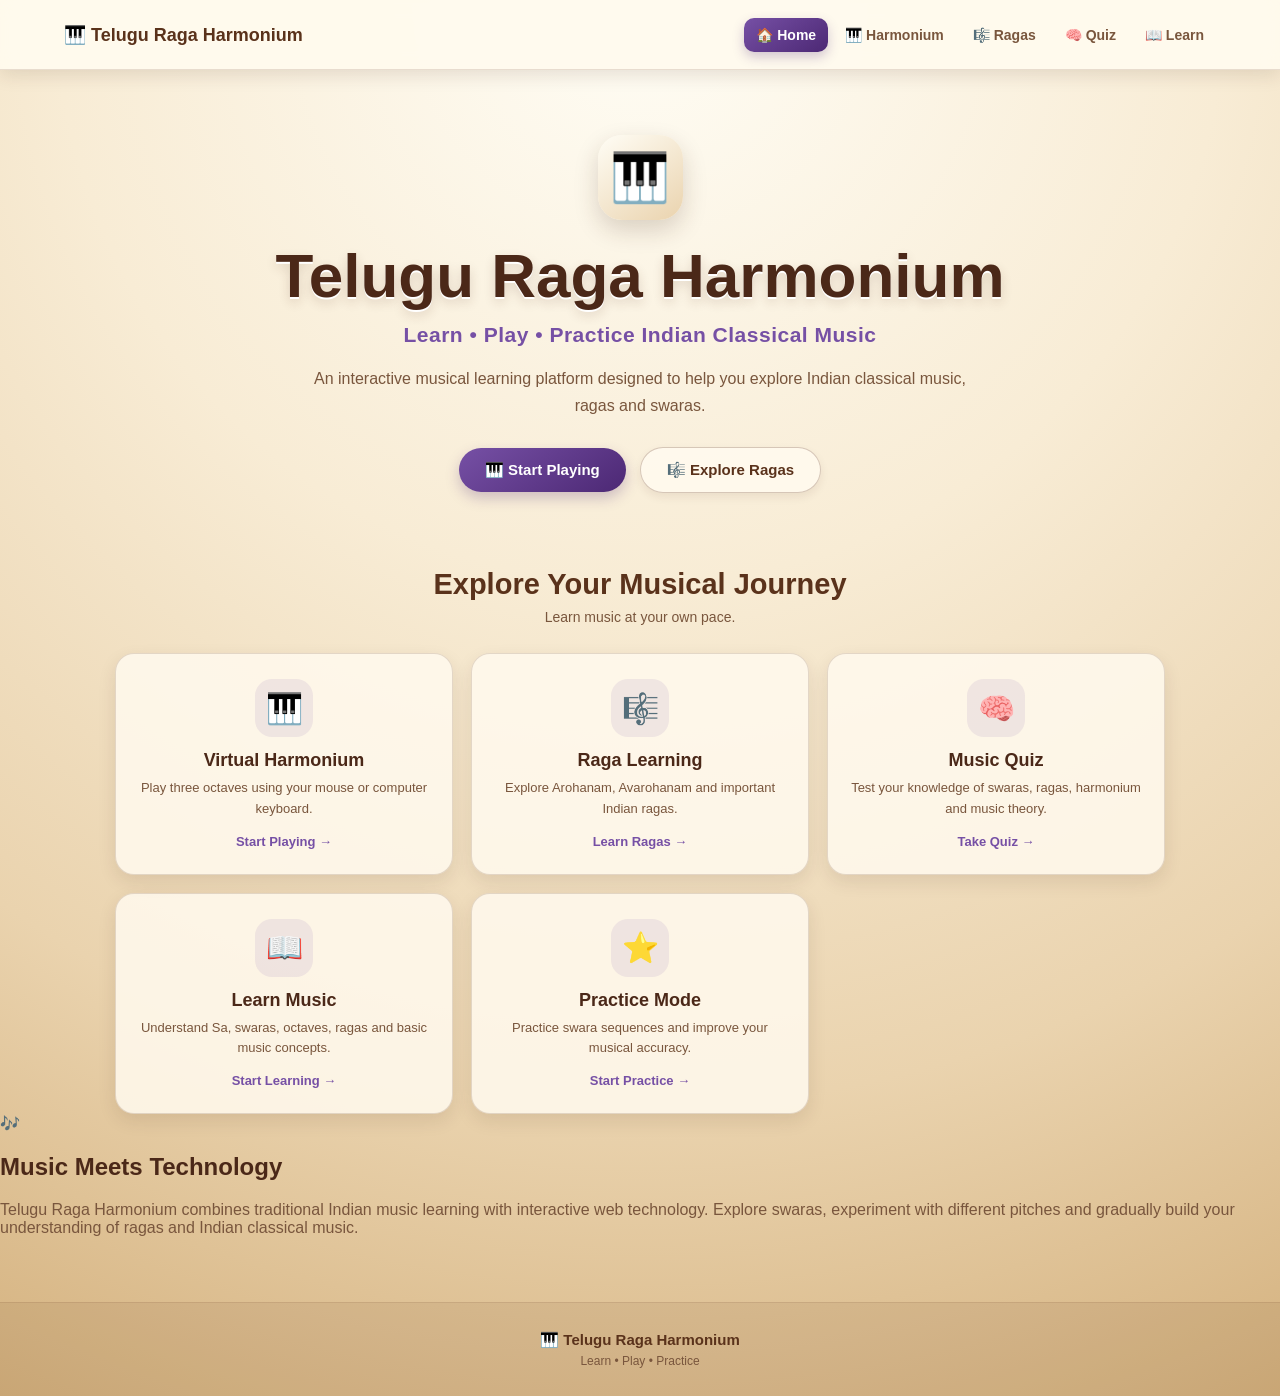
<file: index.html>
<!DOCTYPE html>
<html lang="en">

<head>

    <meta charset="UTF-8">

    <meta
        name="viewport"
        content="width=device-width, initial-scale=1.0"
    >

    <title>Telugu Raga Harmonium</title>

    <link
        rel="stylesheet"
        href="style.css"
    >

</head>


<body class="home-page">


    <!-- =========================================
         NAVIGATION
    ========================================== -->

    <nav class="navbar">

        <div class="nav-logo">
            🎹 Telugu Raga Harmonium
        </div>


        <div class="nav-links">

            <a href="index.html" class="active">
                🏠 Home
            </a>

            <a href="harmonium.html">
                🎹 Harmonium
            </a>

            <a href="raga.html">
                🎼 Ragas
            </a>

            <a href="quiz.html">
                🧠 Quiz
            </a>

            <a href="learn.html">
                📖 Learn
            </a>

        </div>

    </nav>



    <!-- =========================================
         HERO SECTION
    ========================================== -->

    <main class="hero">


        <div class="hero-icon">
            🎹
        </div>


        <h1>
            Telugu Raga Harmonium
        </h1>


        <p class="hero-subtitle">
            Learn • Play • Practice Indian Classical Music
        </p>


        <p class="hero-description">

            An interactive musical learning platform
            designed to help you explore Indian classical
            music, ragas and swaras.

        </p>


        <div class="hero-buttons">

            <a
                href="harmonium.html"
                class="primary-button"
            >
                🎹 Start Playing
            </a>


            <a
                href="raga.html"
                class="secondary-button"
            >
                🎼 Explore Ragas
            </a>

        </div>

    </main>



    <!-- =========================================
         FEATURE CARDS
    ========================================== -->

    <section class="features">


        <div class="section-heading">

            <h2>
                Explore Your Musical Journey
            </h2>

            <p>
                Learn music at your own pace.
            </p>

        </div>



        <div class="feature-grid">


            <!-- HARMONIUM -->

            <a
                href="harmonium.html"
                class="feature-card"
            >

                <div class="feature-icon">
                    🎹
                </div>

                <h3>
                    Virtual Harmonium
                </h3>

                <p>
                    Play three octaves using your mouse
                    or computer keyboard.
                </p>

                <span class="card-link">
                    Start Playing →
                </span>

            </a>



            <!-- RAGA -->

            <a
                href="raga.html"
                class="feature-card"
            >

                <div class="feature-icon">
                    🎼
                </div>

                <h3>
                    Raga Learning
                </h3>

                <p>
                    Explore Arohanam, Avarohanam
                    and important Indian ragas.
                </p>

                <span class="card-link">
                    Learn Ragas →
                </span>

            </a>



            <!-- MUSIC QUIZ -->

            <a
                href="quiz.html"
                class="feature-card"
            >

                <div class="feature-icon">
                    🧠
                </div>

                <h3>
                    Music Quiz
                </h3>

                <p>
                    Test your knowledge of swaras,
                    ragas, harmonium and music theory.
                </p>

                <span class="card-link">
                    Take Quiz →
                </span>

            </a>



            <!-- LEARN -->

            <a
                href="learn.html"
                class="feature-card"
            >

                <div class="feature-icon">
                    📖
                </div>

                <h3>
                    Learn Music
                </h3>

                <p>
                    Understand Sa, swaras, octaves,
                    ragas and basic music concepts.
                </p>

                <span class="card-link">
                    Start Learning →
                </span>

            </a>



            <!-- PRACTICE -->

            <a
                href="raga.html"
                class="feature-card"
            >

                <div class="feature-icon">
                    ⭐
                </div>

                <h3>
                    Practice Mode
                </h3>

                <p>
                    Practice swara sequences and
                    improve your musical accuracy.
                </p>

                <span class="card-link">
                    Start Practice →
                </span>

            </a>

        </div>

    </section>



    <!-- =========================================
         ABOUT SECTION
    ========================================== -->

    <section class="about-section">


        <div class="about-content">


            <div class="about-icon">
                🎶
            </div>


            <div>

                <h2>
                    Music Meets Technology
                </h2>


                <p>

                    Telugu Raga Harmonium combines
                    traditional Indian music learning
                    with interactive web technology.

                    Explore swaras, experiment with
                    different pitches and gradually
                    build your understanding of ragas
                    and Indian classical music.

                </p>

            </div>

        </div>

    </section>



    <!-- =========================================
         FOOTER
    ========================================== -->

    <footer>

        <p>
            🎹 Telugu Raga Harmonium
        </p>

        <span>
            Learn • Play • Practice
        </span>

    </footer>


</body>

</html>
</file>
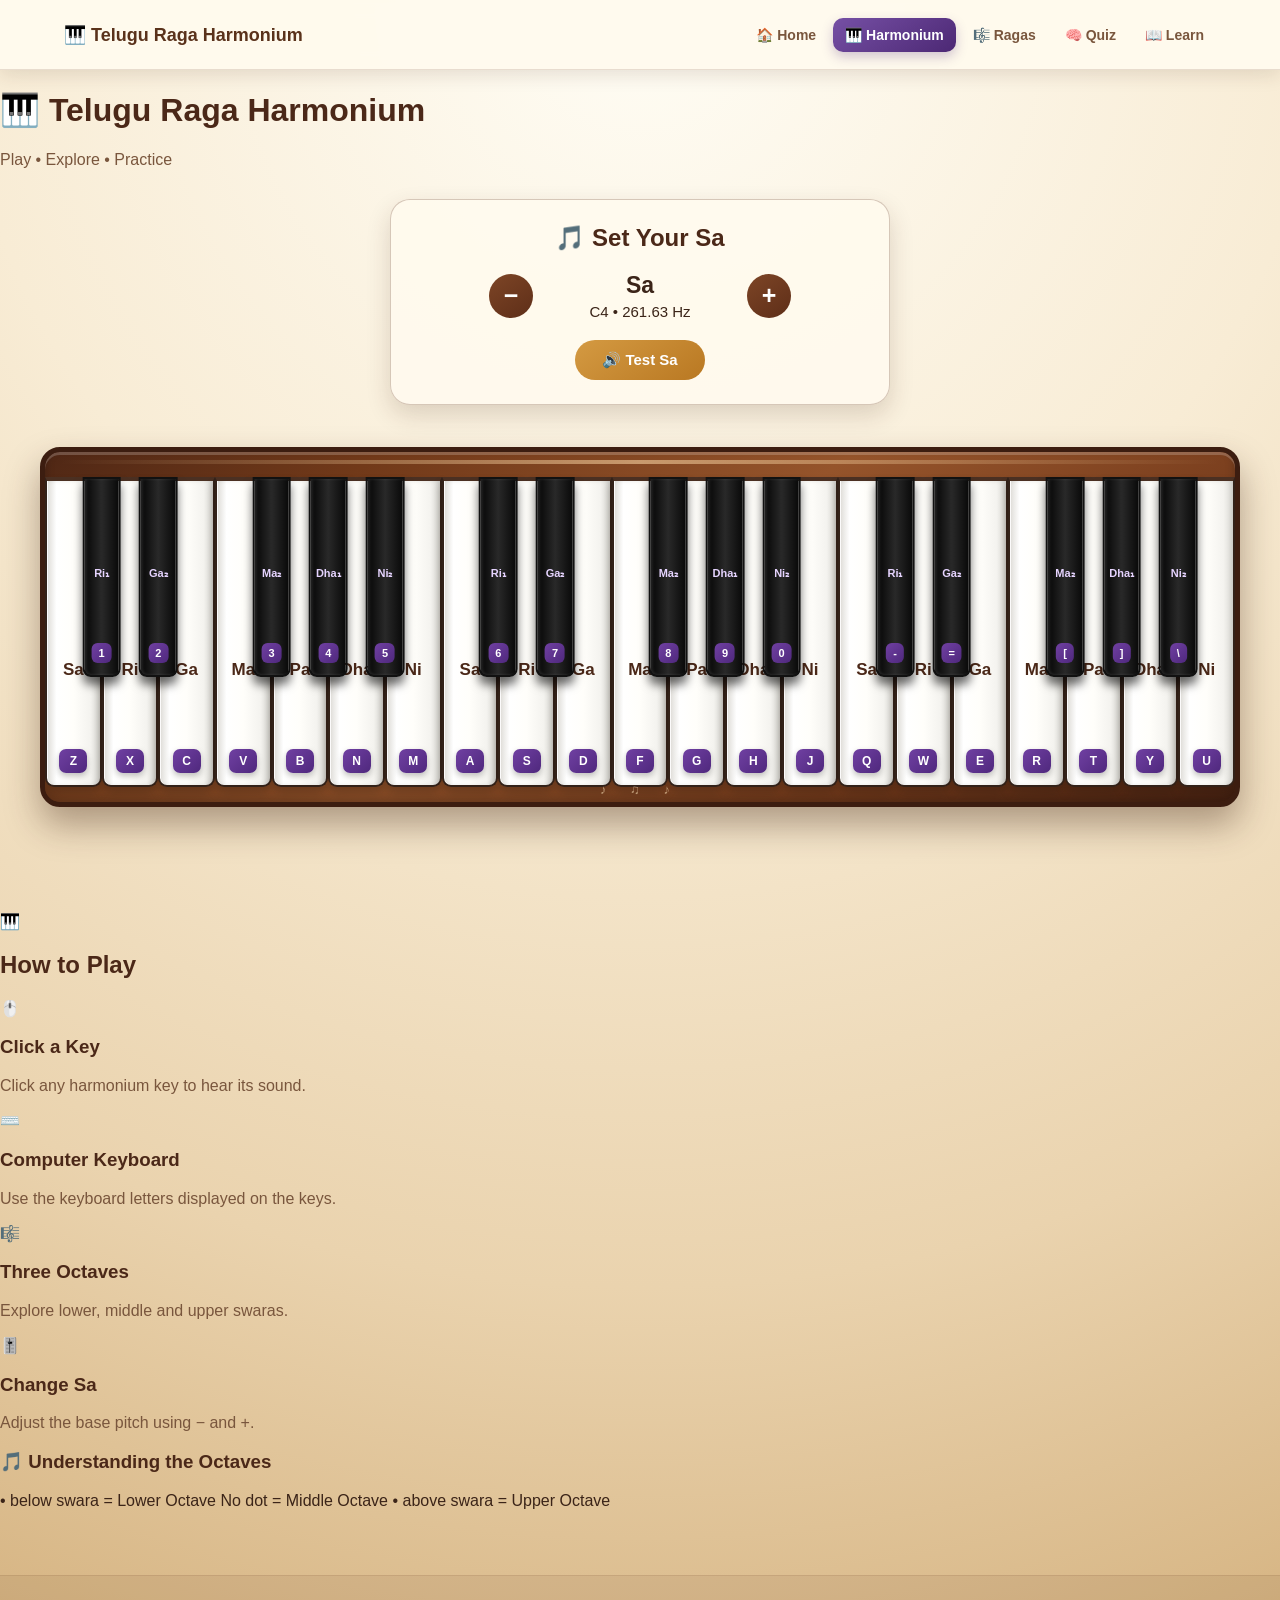
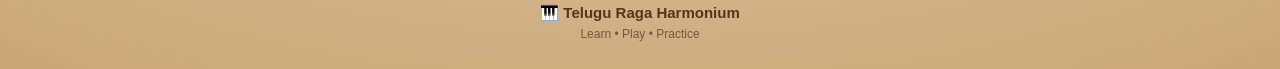
<file: harmonium.html>
<!DOCTYPE html>
<html lang="en">

<head>

    <meta charset="UTF-8">

    <meta
        name="viewport"
        content="width=device-width, initial-scale=1.0"
    >

    <title>Virtual Harmonium | Telugu Raga Harmonium</title>

    <link
        rel="stylesheet"
        href="style.css"
    >

</head>


<body>


    <!-- =========================================
         NAVIGATION
    ========================================== -->

    <nav class="navbar">

        <div class="nav-logo">
            🎹 Telugu Raga Harmonium
        </div>


        <div class="nav-links">

            <a href="index.html">
                🏠 Home
            </a>

            <a
                href="harmonium.html"
                class="active"
            >
                🎹 Harmonium
            </a>

            <a href="raga.html">
                🎼 Ragas
            </a>

            <a href="quiz.html">
                🧠 Quiz
            </a>

            <a href="learn.html">
                📖 Learn
            </a>

        </div>

    </nav>



    <!-- =========================================
         PAGE HEADER
    ========================================== -->

    <header>

        <h1>
            🎹 Telugu Raga Harmonium
        </h1>

        <p>
            Play • Explore • Practice
        </p>

    </header>



    <!-- =========================================
         SA / PITCH CONTROL
    ========================================== -->

    <section id="controls">

        <h2>
            🎵 Set Your Sa
        </h2>


        <div class="pitch-control">


            <button
                id="decreaseSa"
                title="Lower Sa"
            >
                −
            </button>


            <div id="saDisplay">

                <strong>
                    Sa
                </strong>

                <span id="saPitch">
                    C4 • 261.63 Hz
                </span>

            </div>


            <button
                id="increaseSa"
                title="Raise Sa"
            >
                +
            </button>


        </div>


        <button id="testSa">
            🔊 Test Sa
        </button>

    </section>



    <!-- =========================================
         HARMONIUM
    ========================================== -->

    <main>

        <div id="harmonium"></div>

        <div id="noteDisplay">

            <span id="playingSwara">
                Sa
            </span>

            <span id="playingFrequency">
                261.63 Hz
            </span>

        </div>

    </main>



    <!-- =========================================
         PLAYING GUIDE
    ========================================== -->

    <section id="guide">


        <div class="guide-title">

            <span>
                🎹
            </span>

            <h2>
                How to Play
            </h2>

        </div>


        <div class="guide-grid">


            <div class="guide-card">

                <div class="guide-icon">
                    🖱️
                </div>

                <h3>
                    Click a Key
                </h3>

                <p>
                    Click any harmonium key
                    to hear its sound.
                </p>

            </div>


            <div class="guide-card">

                <div class="guide-icon">
                    ⌨️
                </div>

                <h3>
                    Computer Keyboard
                </h3>

                <p>
                    Use the keyboard letters
                    displayed on the keys.
                </p>

            </div>


            <div class="guide-card">

                <div class="guide-icon">
                    🎼
                </div>

                <h3>
                    Three Octaves
                </h3>

                <p>
                    Explore lower, middle
                    and upper swaras.
                </p>

            </div>


            <div class="guide-card">

                <div class="guide-icon">
                    🎚️
                </div>

                <h3>
                    Change Sa
                </h3>

                <p>
                    Adjust the base pitch
                    using − and +.
                </p>

            </div>

        </div>



        <!-- =====================================
             OCTAVE INFORMATION
        ====================================== -->

        <div class="keyboard-guide">

            <h3>
                🎵 Understanding the Octaves
            </h3>


            <div class="notation-info">

                <span>
                    • below swara = Lower Octave
                </span>

                <span>
                    No dot = Middle Octave
                </span>

                <span>
                    • above swara = Upper Octave
                </span>

            </div>

        </div>


    </section>



    <!-- =========================================
         FOOTER
    ========================================== -->

    <footer>

        <p>
            🎹 Telugu Raga Harmonium
        </p>

        <span>
            Learn • Play • Practice
        </span>

    </footer>



    <!-- =========================================
         JAVASCRIPT
    ========================================== -->

    <script src="script.js"></script>


</body>

</html>
</file>
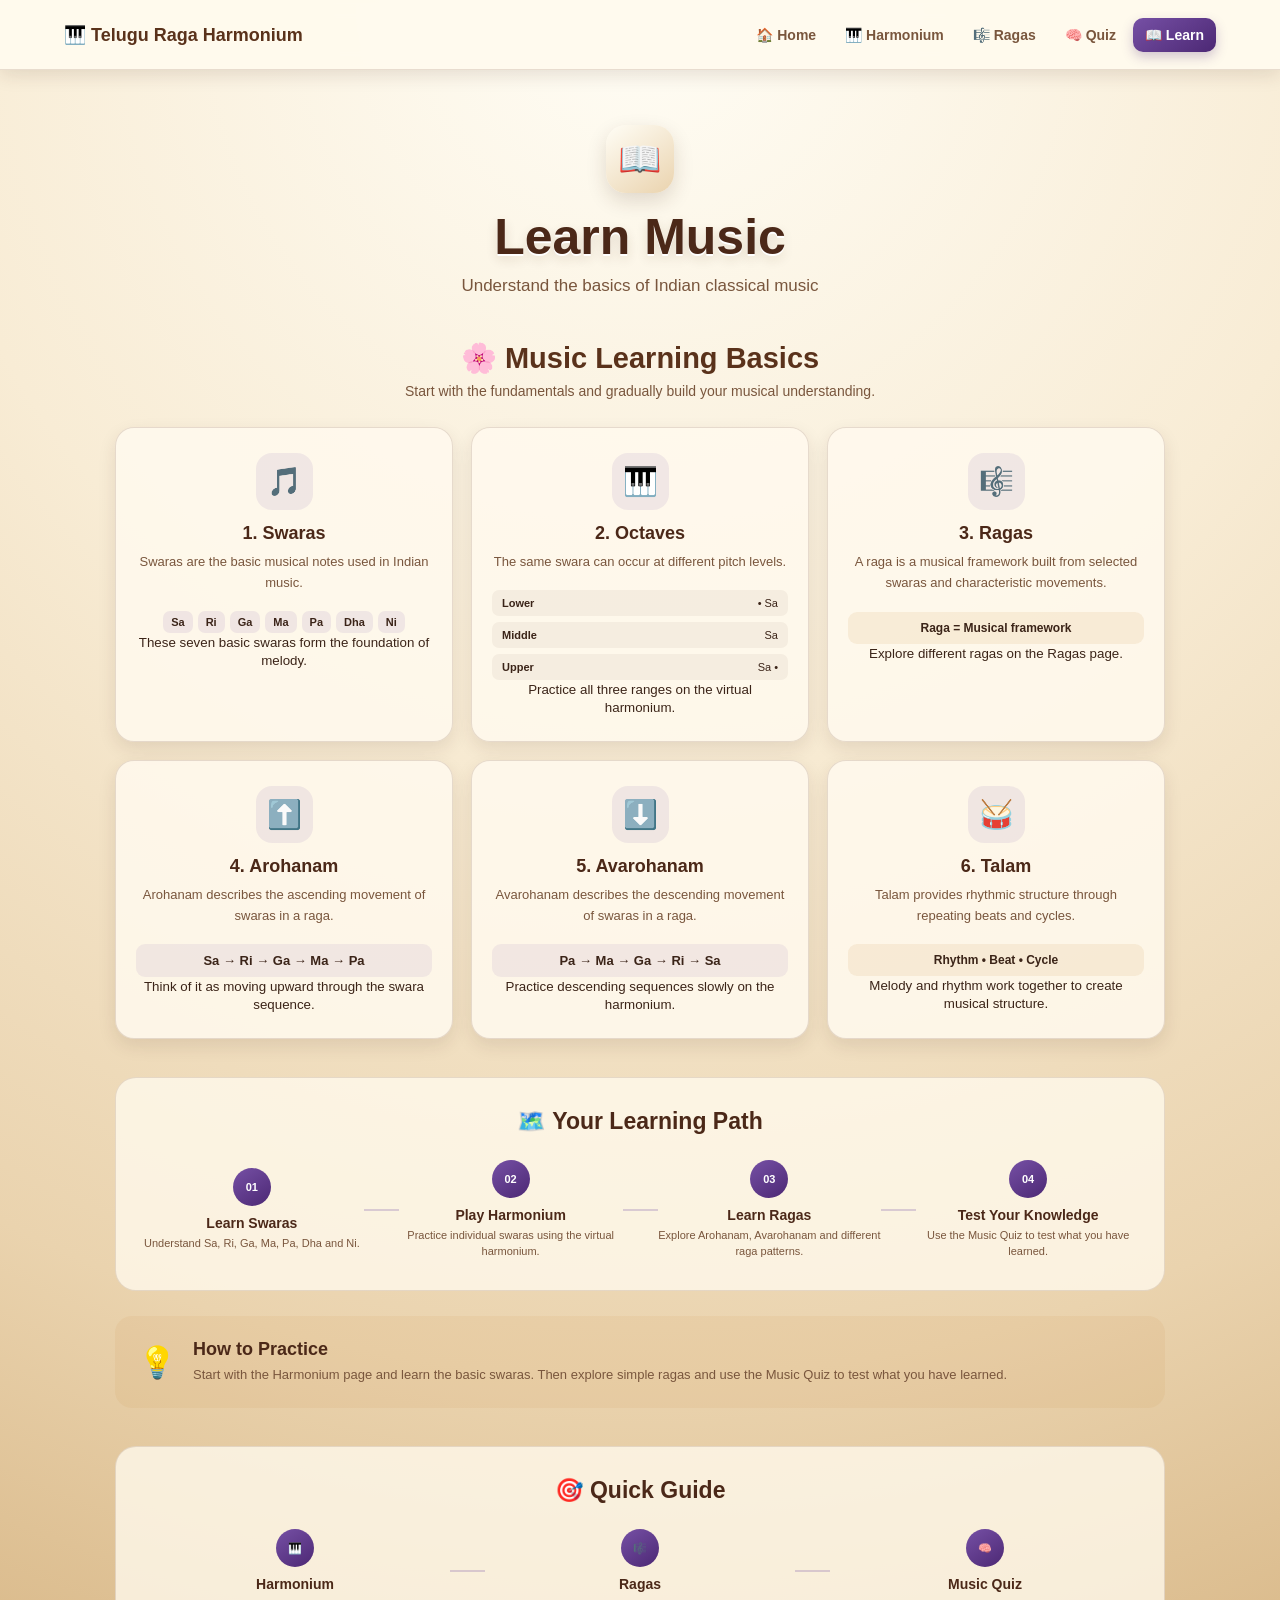
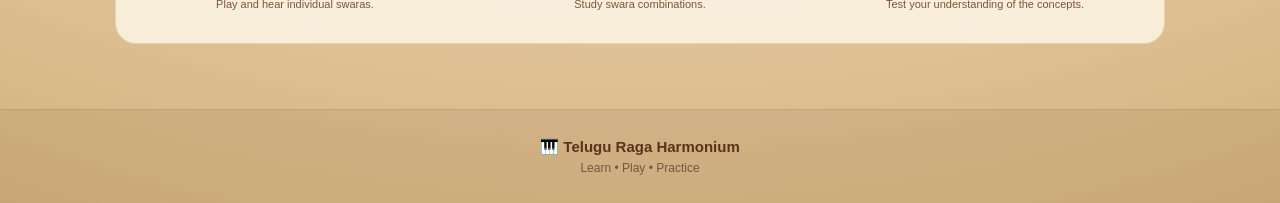
<file: learn.html>
<!DOCTYPE html>
<html lang="en">

<head>

    <meta charset="UTF-8">

    <meta
        name="viewport"
        content="width=device-width, initial-scale=1.0"
    >

    <title>Learn Music | Telugu Raga Harmonium</title>

    <link
        rel="stylesheet"
        href="style.css"
    >

</head>


<body>


    <!-- =================================================
         NAVIGATION
    ================================================== -->

    <nav class="navbar">

        <div class="nav-logo">
            🎹 Telugu Raga Harmonium
        </div>


        <div class="nav-links">

            <a href="index.html">
                🏠 Home
            </a>

            <a href="harmonium.html">
                🎹 Harmonium
            </a>

            <a href="raga.html">
                🎼 Ragas
            </a>

            <a href="quiz.html">
                🧠 Quiz
            </a>

            <a
                href="learn.html"
                class="active"
            >
                📖 Learn
            </a>

        </div>

    </nav>



    <!-- =================================================
         PAGE HEADER
    ================================================== -->

    <header class="page-header">

        <div class="page-icon">
            📖
        </div>

        <h1>
            Learn Music
        </h1>

        <p>
            Understand the basics of Indian classical music
        </p>

    </header>



    <!-- =================================================
         LEARNING CONTENT
    ================================================== -->

    <main class="learn-page">


        <div class="section-heading">

            <h2>
                🌸 Music Learning Basics
            </h2>

            <p>
                Start with the fundamentals and gradually
                build your musical understanding.
            </p>

        </div>



        <!-- =================================================
             LEARNING CARDS
        ================================================== -->

        <div class="learning-grid">


            <!-- SWARAS -->

            <article class="learning-card">

                <div class="learning-icon">
                    🎵
                </div>

                <h3>
                    1. Swaras
                </h3>

                <p>
                    Swaras are the basic musical notes
                    used in Indian music.
                </p>


                <div class="swara-list">

                    <span>Sa</span>
                    <span>Ri</span>
                    <span>Ga</span>
                    <span>Ma</span>
                    <span>Pa</span>
                    <span>Dha</span>
                    <span>Ni</span>

                </div>


                <small>
                    These seven basic swaras form the
                    foundation of melody.
                </small>

            </article>



            <!-- OCTAVES -->

            <article class="learning-card">

                <div class="learning-icon">
                    🎹
                </div>

                <h3>
                    2. Octaves
                </h3>

                <p>
                    The same swara can occur at different
                    pitch levels.
                </p>


                <div class="octave-examples">

                    <div>

                        <strong>
                            Lower
                        </strong>

                        <span>
                            • Sa
                        </span>

                    </div>


                    <div>

                        <strong>
                            Middle
                        </strong>

                        <span>
                            Sa
                        </span>

                    </div>


                    <div>

                        <strong>
                            Upper
                        </strong>

                        <span>
                            Sa •
                        </span>

                    </div>

                </div>


                <small>
                    Practice all three ranges on the
                    virtual harmonium.
                </small>

            </article>



            <!-- RAGAS -->

            <article class="learning-card">

                <div class="learning-icon">
                    🎼
                </div>

                <h3>
                    3. Ragas
                </h3>

                <p>
                    A raga is a musical framework built
                    from selected swaras and characteristic
                    movements.
                </p>


                <div class="learning-highlight">
                    Raga = Musical framework
                </div>


                <small>
                    Explore different ragas on the
                    Ragas page.
                </small>

            </article>



            <!-- AROHANAM -->

            <article class="learning-card">

                <div class="learning-icon">
                    ⬆️
                </div>

                <h3>
                    4. Arohanam
                </h3>

                <p>
                    Arohanam describes the ascending
                    movement of swaras in a raga.
                </p>


                <div class="sequence">
                    Sa → Ri → Ga → Ma → Pa
                </div>


                <small>
                    Think of it as moving upward through
                    the swara sequence.
                </small>

            </article>



            <!-- AVAROHANAM -->

            <article class="learning-card">

                <div class="learning-icon">
                    ⬇️
                </div>

                <h3>
                    5. Avarohanam
                </h3>

                <p>
                    Avarohanam describes the descending
                    movement of swaras in a raga.
                </p>


                <div class="sequence">
                    Pa → Ma → Ga → Ri → Sa
                </div>


                <small>
                    Practice descending sequences slowly
                    on the harmonium.
                </small>

            </article>



            <!-- TALAM -->

            <article class="learning-card">

                <div class="learning-icon">
                    🥁
                </div>

                <h3>
                    6. Talam
                </h3>

                <p>
                    Talam provides rhythmic structure
                    through repeating beats and cycles.
                </p>


                <div class="learning-highlight">
                    Rhythm • Beat • Cycle
                </div>


                <small>
                    Melody and rhythm work together
                    to create musical structure.
                </small>

            </article>

        </div>



        <!-- =================================================
             LEARNING PATH
        ================================================== -->

        <section class="learning-path">

            <h2>
                🗺️ Your Learning Path
            </h2>


            <div class="path-steps">


                <!-- STEP 1 -->

                <div class="path-step">

                    <span>
                        01
                    </span>

                    <h3>
                        Learn Swaras
                    </h3>

                    <p>
                        Understand Sa, Ri, Ga, Ma,
                        Pa, Dha and Ni.
                    </p>

                </div>



                <div class="path-line"></div>



                <!-- STEP 2 -->

                <div class="path-step">

                    <span>
                        02
                    </span>

                    <h3>
                        Play Harmonium
                    </h3>

                    <p>
                        Practice individual swaras
                        using the virtual harmonium.
                    </p>

                </div>



                <div class="path-line"></div>



                <!-- STEP 3 -->

                <div class="path-step">

                    <span>
                        03
                    </span>

                    <h3>
                        Learn Ragas
                    </h3>

                    <p>
                        Explore Arohanam, Avarohanam
                        and different raga patterns.
                    </p>

                </div>



                <div class="path-line"></div>



                <!-- STEP 4 -->

                <div class="path-step">

                    <span>
                        04
                    </span>

                    <h3>
                        Test Your Knowledge
                    </h3>

                    <p>
                        Use the Music Quiz to test
                        what you have learned.
                    </p>

                </div>

            </div>

        </section>



        <!-- =================================================
             PRACTICE WITH THIS WEBSITE
        ================================================== -->

        <section class="beginner-tip">

            <div class="tip-icon">
                💡
            </div>


            <div>

                <h2>
                    How to Practice
                </h2>

                <p>
                    Start with the Harmonium page and
                    learn the basic swaras. Then explore
                    simple ragas and use the Music Quiz
                    to test what you have learned.
                </p>

            </div>

        </section>



        <!-- =================================================
             QUICK GUIDE
        ================================================== -->

        <section class="learning-path">

            <h2>
                🎯 Quick Guide
            </h2>


            <div class="path-steps">


                <!-- HARMONIUM -->

                <div class="path-step">

                    <span>
                        🎹
                    </span>

                    <h3>
                        Harmonium
                    </h3>

                    <p>
                        Play and hear individual swaras.
                    </p>

                </div>



                <div class="path-line"></div>



                <!-- RAGAS -->

                <div class="path-step">

                    <span>
                        🎼
                    </span>

                    <h3>
                        Ragas
                    </h3>

                    <p>
                        Study swara combinations.
                    </p>

                </div>



                <div class="path-line"></div>



                <!-- QUIZ -->

                <div class="path-step">

                    <span>
                        🧠
                    </span>

                    <h3>
                        Music Quiz
                    </h3>

                    <p>
                        Test your understanding
                        of the concepts.
                    </p>

                </div>

            </div>

        </section>


    </main>



    <!-- =================================================
         FOOTER
    ================================================== -->

    <footer>

        <p>
            🎹 Telugu Raga Harmonium
        </p>

        <span>
            Learn • Play • Practice
        </span>

    </footer>


</body>

</html>
</file>
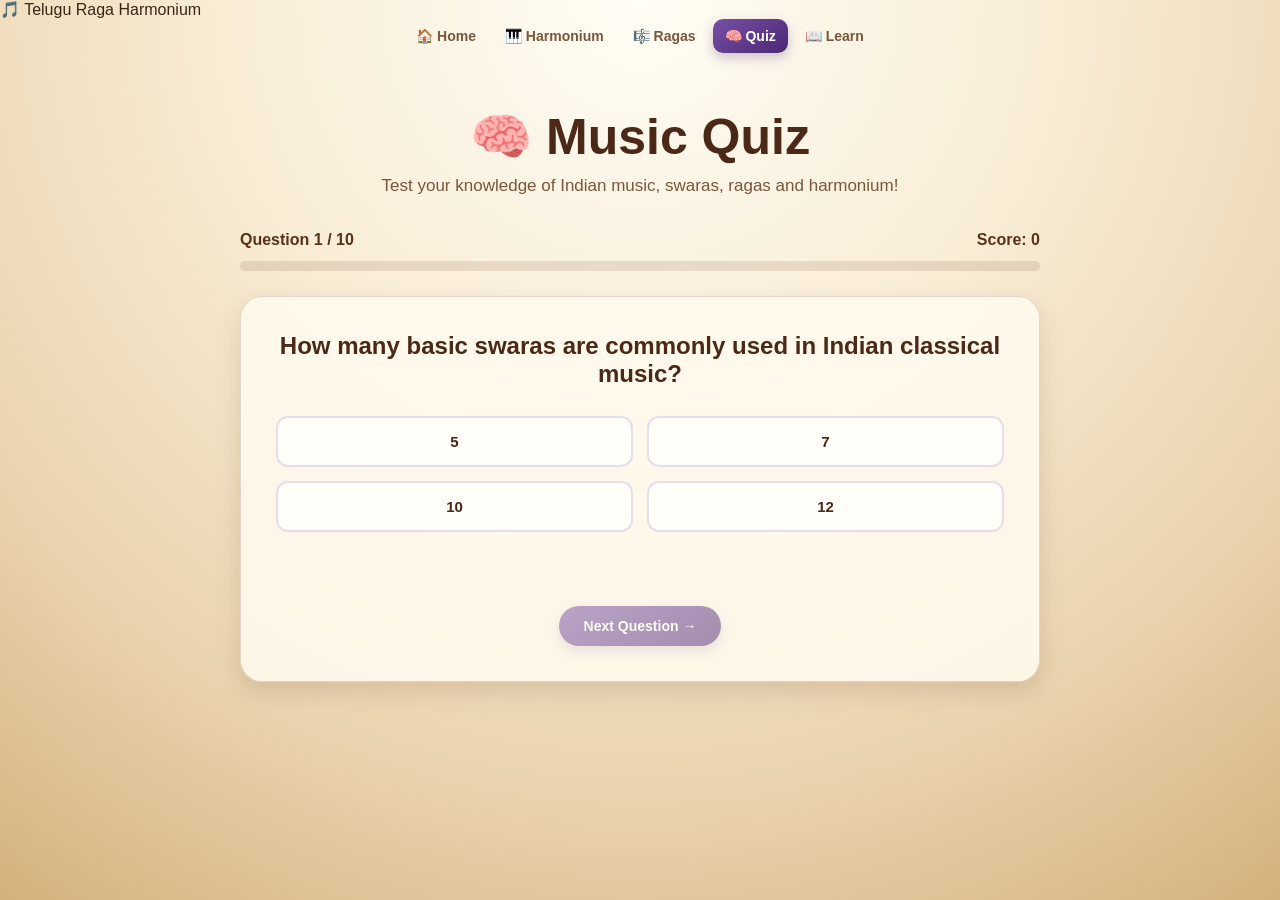
<file: quiz.html>
<!DOCTYPE html>
<html lang="en">
<head>
    <meta charset="UTF-8">
    <meta name="viewport" content="width=device-width, initial-scale=1.0">

    <title>Music Quiz | Telugu Raga Harmonium</title>

    <link rel="stylesheet" href="style.css">
</head>

<body>

    <!-- Navigation -->
    <nav>
        <div class="logo">🎵 Telugu Raga Harmonium</div>

        <div class="nav-links">
            <a href="index.html">🏠 Home</a>
            <a href="harmonium.html">🎹 Harmonium</a>
            <a href="raga.html">🎼 Ragas</a>
            <a href="quiz.html" class="active">🧠 Quiz</a>
            <a href="learn.html">📖 Learn</a>
        </div>
    </nav>


    <!-- Quiz Header -->
    <section class="quiz-header">

        <h1>🧠 Music Quiz</h1>

        <p>
            Test your knowledge of Indian music, swaras, ragas
            and harmonium!
        </p>

    </section>


    <!-- Quiz Container -->
    <main class="quiz-container">

        <!-- Progress -->
        <div class="quiz-top">

            <span id="question-number">
                Question 1 / 10
            </span>

            <span id="score">
                Score: 0
            </span>

        </div>


        <!-- Progress Bar -->
        <div class="progress-container">

            <div id="progress-bar"></div>

        </div>


        <!-- Question -->
        <div class="question-card">

            <h2 id="question">
                Question will appear here
            </h2>


            <!-- Options -->
            <div id="options">

                <button class="option" onclick="selectAnswer(0)">
                    Option A
                </button>

                <button class="option" onclick="selectAnswer(1)">
                    Option B
                </button>

                <button class="option" onclick="selectAnswer(2)">
                    Option C
                </button>

                <button class="option" onclick="selectAnswer(3)">
                    Option D
                </button>

            </div>


            <!-- Feedback -->
            <p id="feedback"></p>


            <!-- Next Button -->
            <button
                id="next-btn"
                class="quiz-button"
                onclick="nextQuestion()"
                disabled
            >
                Next Question →
            </button>

        </div>


        <!-- Result -->
        <div id="result" class="result-card">

            <h2>🎉 Quiz Completed!</h2>

            <p id="final-score"></p>

            <p id="result-message"></p>

            <button
                class="quiz-button"
                onclick="restartQuiz()"
            >
                🔄 Try Again
            </button>

        </div>

    </main>


    <script src="quiz.js"></script>

</body>
</html>
</file>
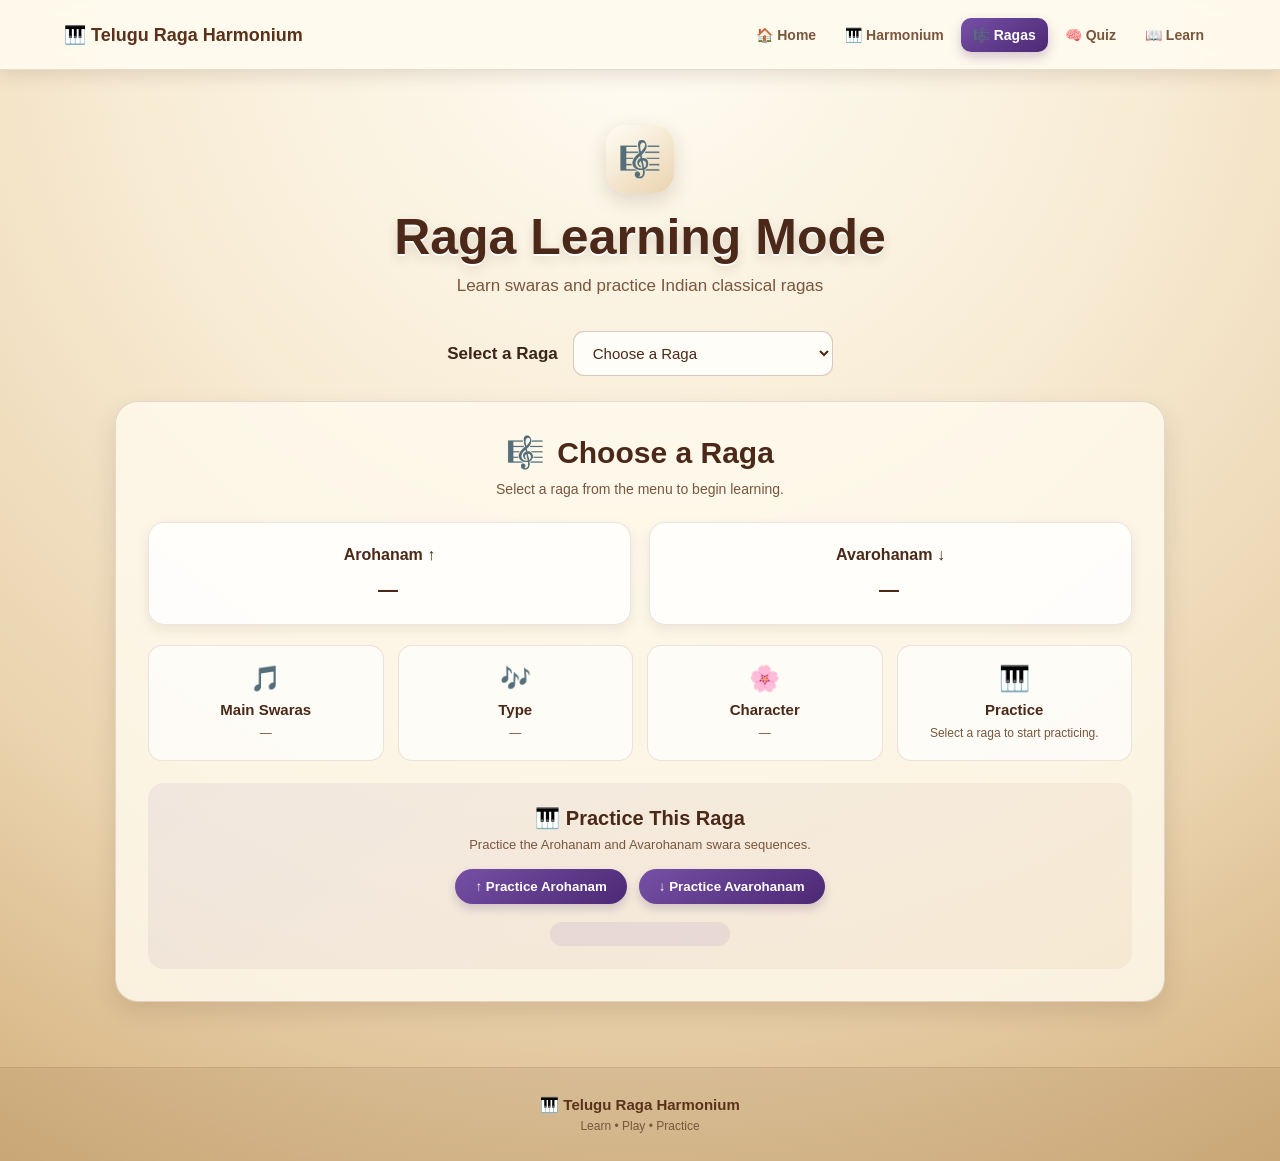
<file: raga.html>
<!DOCTYPE html>
<html lang="en">

<head>

    <meta charset="UTF-8">

    <meta
        name="viewport"
        content="width=device-width, initial-scale=1.0"
    >

    <title>Raga Learning | Telugu Raga Harmonium</title>

    <link
        rel="stylesheet"
        href="style.css"
    >

</head>


<body>


    <!-- =================================================
         NAVIGATION
    ================================================== -->

    <nav class="navbar">

        <div class="nav-logo">
            🎹 Telugu Raga Harmonium
        </div>


        <div class="nav-links">

            <a href="index.html">
                🏠 Home
            </a>

            <a href="harmonium.html">
                🎹 Harmonium
            </a>

            <a
                href="raga.html"
                class="active"
            >
                🎼 Ragas
            </a>

            <a href="quiz.html">
    🧠 Quiz
</a>

            <a href="learn.html">
                📖 Learn
            </a>

        </div>

    </nav>



    <!-- =================================================
         PAGE HEADER
    ================================================== -->

    <header class="page-header">

        <div class="page-icon">
            🎼
        </div>

        <h1>
            Raga Learning Mode
        </h1>

        <p>
            Learn swaras and practice Indian classical ragas
        </p>

    </header>



    <!-- =================================================
         RAGA LEARNING
    ================================================== -->

    <section class="raga-learning">


        <!-- =================================================
             RAGA SELECTOR
        ================================================== -->

        <div class="raga-selector">

            <label for="ragaSelect">
                Select a Raga
            </label>


            <select id="ragaSelect">

                <option value="">
                    Choose a Raga
                </option>

                <option value="mohanam">
                    Mohanam
                </option>

                <option value="shankarabharanam">
                    Shankarabharanam
                </option>

                <option value="kalyani">
                    Kalyani
                </option>

                <option value="mayamalavagowla">
                    Mayamalavagowla
                </option>

            </select>

        </div>



        <!-- =================================================
             RAGA CARD
        ================================================== -->

        <div
            class="raga-card"
            id="ragaCard"
        >


            <!-- RAGA TITLE -->

            <div class="raga-card-header">

                <span>
                    🎼
                </span>

                <h2 id="ragaName">
                    Mohanam
                </h2>

            </div>


            <!-- DESCRIPTION -->

            <p
                class="raga-description"
                id="ragaDescription"
            >
                A beautiful pentatonic raga with five main swaras.
            </p>



            <!-- =================================================
                 AROHANAM / AVAROHANAM
            ================================================== -->

            <div class="swara-sections">


                <div class="swara-box">

                    <h3>
                        Arohanam ↑
                    </h3>

                    <div
                        class="swara-sequence"
                        id="arohanam"
                    >
                        Sa Ri₂ Ga₃ Pa Dha₂ Sa
                    </div>

                </div>



                <div class="swara-box">

                    <h3>
                        Avarohanam ↓
                    </h3>

                    <div
                        class="swara-sequence"
                        id="avarohanam"
                    >
                        Sa Dha₂ Pa Ga₃ Ri₂ Sa
                    </div>

                </div>

            </div>



            <!-- =================================================
                 RAGA DETAILS
            ================================================== -->

            <div class="raga-details-grid">


                <div class="detail-card">

                    <span class="detail-icon">
                        🎵
                    </span>

                    <h3>
                        Main Swaras
                    </h3>

                    <p id="mainSwaras">
                        Sa • Ri₂ • Ga₃ • Pa • Dha₂
                    </p>

                </div>



                <div class="detail-card">

                    <span class="detail-icon">
                        🎶
                    </span>

                    <h3>
                        Type
                    </h3>

                    <p id="ragaType">
                        Pentatonic Raga
                    </p>

                </div>



                <div class="detail-card">

                    <span class="detail-icon">
                        🌸
                    </span>

                    <h3>
                        Character
                    </h3>

                    <p id="ragaCharacter">
                        Bright, pleasant and devotional
                    </p>

                </div>



                <div class="detail-card">

                    <span class="detail-icon">
                        🎹
                    </span>

                    <h3>
                        Practice
                    </h3>

                    <p id="ragaPracticeInfo">
                        Practice the swara sequence on the harmonium.
                    </p>

                </div>

            </div>



            <!-- =================================================
                 PRACTICE SECTION
            ================================================== -->

            <div class="raga-practice">

                <h2>
                    🎹 Practice This Raga
                </h2>

                <p>
                    Practice the Arohanam and Avarohanam swara sequences.
                </p>


                <div class="practice-buttons">

                    <button
                        id="practiceArohanam"
                        type="button"
                    >
                        ↑ Practice Arohanam
                    </button>


                    <button
                        id="practiceAvarohanam"
                        type="button"
                    >
                        ↓ Practice Avarohanam
                    </button>

                </div>

            </div>


        </div>

    </section>



    <!-- =================================================
         FOOTER
    ================================================== -->

    <footer>

        <p>
            🎹 Telugu Raga Harmonium
        </p>

        <span>
            Learn • Play • Practice
        </span>

    </footer>



    <!-- =================================================
         RAGA JAVASCRIPT
    ================================================== -->

    <script src="raga.js"></script>


</body>

</html>
</file>
<file: style.css>
/* =========================================================
   TELUGU RAGA HARMONIUM
   COMPLETE WEBSITE CSS
========================================================= */


/* =========================================================
   RESET
========================================================= */

* {
    box-sizing: border-box;
}

html {
    scroll-behavior: smooth;
}

body {
    margin: 0;
    min-height: 100vh;

    font-family:
        "Segoe UI",
        Arial,
        sans-serif;

    color: #3b2418;

    background:
        radial-gradient(
            circle at 50% 0%,
            #fffdf5 0%,
            #f8ecd5 38%,
            #ead3ae 72%,
            #d4b17e 100%
        );
}


/* =========================================================
   NAVIGATION
========================================================= */

.navbar {
    position: sticky;
    top: 0;
    z-index: 1000;

    min-height: 70px;

    padding: 12px 5%;

    display: flex;
    align-items: center;
    justify-content: space-between;

    gap: 20px;

    background:
        rgba(255, 250, 238, 0.96);

    border-bottom:
        1px solid rgba(91, 45, 24, 0.14);

    box-shadow:
        0 5px 18px rgba(60, 31, 15, 0.12);

    backdrop-filter: blur(10px);
}

.nav-logo {
    color: #5a321b;

    font-size: 18px;
    font-weight: 700;

    white-space: nowrap;
}

.nav-links {
    display: flex;
    align-items: center;
    justify-content: center;

    gap: 5px;

    flex-wrap: wrap;
}

.nav-links a {
    padding: 9px 12px;

    border-radius: 10px;

    color: #79563d;

    text-decoration: none;

    font-size: 14px;
    font-weight: 600;

    transition:
        background 0.2s ease,
        color 0.2s ease,
        transform 0.2s ease;
}

.nav-links a:hover {
    color: #5a321b;

    background:
        rgba(118, 80, 165, 0.10);

    transform:
        translateY(-1px);
}

.nav-links a.active {
    color: white;

    background:
        linear-gradient(
            145deg,
            #7650a5,
            #4c2874
        );

    box-shadow:
        0 5px 12px
        rgba(76, 40, 116, 0.25);
}


/* =========================================================
   GENERAL
========================================================= */

h1,
h2,
h3,
h4 {
    color: #4b2818;
}

p {
    color: #79563d;
}


/* =========================================================
   PAGE HEADER
========================================================= */

.page-header {
    width:
        min(900px, calc(100vw - 40px));

    margin:
        55px auto 0;

    text-align: center;
}

.page-icon {
    width: 68px;
    height: 68px;

    margin:
        0 auto 15px;

    display: flex;
    align-items: center;
    justify-content: center;

    border-radius: 20px;

    background:
        linear-gradient(
            145deg,
            #fffdf5,
            #ead3ae
        );

    font-size: 35px;

    box-shadow:
        0 8px 20px
        rgba(60, 31, 15, 0.15);
}

.page-header h1 {
    margin: 0;

    font-size:
        clamp(34px, 5vw, 50px);

    font-weight: 700;

    color: #4b2818;

    text-shadow:
        0 2px 0 white,
        0 5px 12px
        rgba(73, 39, 20, 0.14);
}

.page-header p {
    margin:
        10px 0 0;

    font-size: 17px;

    color: #79563d;
}


/* =========================================================
   HOME PAGE
========================================================= */

.hero {
    width:
        min(900px, calc(100vw - 40px));

    margin:
        65px auto 0;

    text-align: center;
}

.hero-icon {
    width: 85px;
    height: 85px;

    margin:
        0 auto 20px;

    display: flex;
    align-items: center;
    justify-content: center;

    border-radius: 24px;

    background:
        linear-gradient(
            145deg,
            #fffdf5,
            #ead3ae
        );

    font-size: 48px;

    box-shadow:
        0 10px 25px
        rgba(60, 31, 15, 0.18);
}

.hero h1 {
    margin: 0;

    font-size:
        clamp(38px, 6vw, 62px);

    font-weight: 700;

    color: #4b2818;

    text-shadow:
        0 2px 0 white,
        0 5px 12px
        rgba(73, 39, 20, 0.16);
}

.hero-subtitle {
    margin:
        12px 0 0;

    font-size: 21px;

    font-weight: 600;

    color: #7650a5;

    letter-spacing: 0.5px;
}

.hero-description {
    width:
        min(680px, 100%);

    margin:
        18px auto 0;

    line-height: 1.7;

    font-size: 16px;

    color: #79563d;
}

.hero-buttons {
    margin-top: 28px;

    display: flex;

    justify-content: center;
    align-items: center;

    gap: 14px;

    flex-wrap: wrap;
}

.primary-button,
.secondary-button {
    display: inline-block;

    padding:
        13px 26px;

    border-radius: 26px;

    text-decoration: none;

    font-size: 15px;
    font-weight: 700;

    transition:
        transform 0.2s ease,
        box-shadow 0.2s ease;
}

.primary-button {
    color: white;

    background:
        linear-gradient(
            145deg,
            #7650a5,
            #4c2874
        );

    box-shadow:
        0 6px 14px
        rgba(76, 40, 116, 0.25);
}

.secondary-button {
    color: #5a321b;

    background:
        rgba(255, 250, 238, 0.92);

    border:
        1px solid rgba(91, 45, 24, 0.25);

    box-shadow:
        0 4px 10px
        rgba(60, 31, 15, 0.08);
}

.primary-button:hover,
.secondary-button:hover {
    transform:
        translateY(-3px);

    box-shadow:
        0 10px 20px
        rgba(60, 31, 15, 0.18);
}


/* =========================================================
   HOME FEATURES
========================================================= */

.features {
    width:
        min(1050px, calc(100vw - 40px));

    margin:
        75px auto 0;
}

.section-heading {
    text-align: center;
}

.section-heading h2 {
    margin: 0;

    font-size: 29px;

    color: #5a321b;
}

.section-heading p {
    margin:
        8px 0 0;

    font-size: 14px;
}

.feature-grid {
    margin-top: 28px;

    display: grid;

    grid-template-columns:
        repeat(3, 1fr);

    gap: 18px;
}

.feature-card {
    min-height: 215px;

    padding:
        25px 20px;

    display: flex;
    flex-direction: column;
    align-items: center;

    text-align: center;

    text-decoration: none;

    background:
        rgba(255, 250, 238, 0.86);

    border:
        1px solid rgba(91, 45, 24, 0.16);

    border-radius: 19px;

    box-shadow:
        0 7px 18px
        rgba(60, 31, 15, 0.10);

    transition:
        transform 0.2s ease,
        box-shadow 0.2s ease;
}

.feature-card:hover {
    transform:
        translateY(-6px);

    box-shadow:
        0 14px 27px
        rgba(60, 31, 15, 0.17);
}

.feature-icon {
    width: 58px;
    height: 58px;

    display: flex;
    align-items: center;
    justify-content: center;

    border-radius: 17px;

    background:
        rgba(118, 80, 165, 0.10);

    font-size: 30px;
}

.feature-card h3 {
    margin:
        13px 0 7px;

    font-size: 18px;
}

.feature-card p {
    margin: 0;

    line-height: 1.55;

    font-size: 13px;
}

.card-link {
    margin-top: auto;

    padding-top: 15px;

    font-size: 13px;
    font-weight: 700;

    color: #7650a5;
}


/* =========================================================
   RAGA PAGE
========================================================= */

.raga-learning {
    width:
        min(1050px, calc(100vw - 40px));

    margin:
        35px auto 0;
}

.raga-selector {
    display: flex;

    justify-content: center;
    align-items: center;

    gap: 15px;

    flex-wrap: wrap;

    margin-bottom: 25px;
}

.raga-selector label {
    font-size: 17px;
    font-weight: 700;
}

#ragaSelect {
    min-width: 260px;

    padding:
        12px 15px;

    border:
        1px solid rgba(91, 45, 24, 0.25);

    border-radius: 11px;

    background: #fffdf7;

    color: #4b2818;

    font-size: 15px;

    cursor: pointer;

    outline: none;
}

.raga-card {
    padding: 32px;

    background:
        rgba(255, 250, 238, 0.82);

    border:
        1px solid rgba(91, 45, 24, 0.15);

    border-radius: 23px;

    box-shadow:
        0 10px 25px
        rgba(60, 31, 15, 0.12);
}

.raga-card-header {
    display: flex;

    align-items: center;
    justify-content: center;

    gap: 12px;
}

.raga-card-header span {
    font-size: 31px;
}

.raga-card-header h2 {
    margin: 0;

    font-size: 30px;
}

.raga-description {
    margin:
        10px 0 25px;

    text-align: center;

    font-size: 14px;
}

.swara-sections {
    display: grid;

    grid-template-columns:
        1fr 1fr;

    gap: 18px;
}

.swara-box {
    padding:
        23px 18px;

    text-align: center;

    background:
        rgba(255,255,255,0.82);

    border:
        1px solid rgba(91,45,24,0.12);

    border-radius: 16px;

    box-shadow:
        0 5px 13px
        rgba(60,31,15,0.08);
}

.swara-box h3 {
    margin:
        0 0 14px;

    font-size: 16px;
}

.swara-sequence {
    font-size: 20px;

    font-weight: 700;

    letter-spacing: 3px;

    color: #4b2818;
}

.raga-details-grid {
    margin-top: 20px;

    display: grid;

    grid-template-columns:
        repeat(4, 1fr);

    gap: 14px;
}

.detail-card {
    padding:
        18px 14px;

    text-align: center;

    background:
        rgba(255,255,255,0.65);

    border:
        1px solid rgba(91,45,24,0.12);

    border-radius: 14px;
}

.detail-icon {
    font-size: 25px;
}

.detail-card h3 {
    margin:
        8px 0 6px;

    font-size: 15px;
}

.detail-card p {
    margin: 0;

    font-size: 12px;

    line-height: 1.5;
}

.raga-practice {
    margin-top: 22px;

    padding: 23px;

    text-align: center;

    border-radius: 16px;

    background:
        linear-gradient(
            145deg,
            rgba(118,80,165,0.08),
            rgba(197,138,58,0.08)
        );
}

.raga-practice h2 {
    margin:
        0 0 7px;

    font-size: 20px;
}

.raga-practice p {
    margin:
        0 0 17px;

    font-size: 13px;
}

.practice-buttons {
    display: flex;

    justify-content: center;

    gap: 12px;

    flex-wrap: wrap;
}

.practice-buttons button {
    padding:
        10px 20px;

    border: none;

    border-radius: 22px;

    background:
        linear-gradient(
            145deg,
            #7650a5,
            #4c2874
        );

    color: white;

    font-weight: 700;

    cursor: pointer;

    box-shadow:
        0 5px 10px
        rgba(76,40,116,0.20);
}


/* =========================================================
   MUSIC QUIZ
========================================================= */

.quiz-header {
    width: min(900px, calc(100vw - 40px));
    margin: 55px auto 0;
    text-align: center;
}

.quiz-header h1 {
    margin: 0;
    font-size: clamp(34px, 5vw, 50px);
    color: #4b2818;
}

.quiz-header p {
    margin: 10px 0 0;
    font-size: 17px;
    color: #79563d;
}

.quiz-container {
    width: min(800px, calc(100vw - 40px));
    margin: 35px auto 60px;
}

.quiz-top {
    display: flex;
    justify-content: space-between;
    align-items: center;
    margin-bottom: 12px;
    color: #5a321b;
    font-weight: 700;
}

.progress-container {
    width: 100%;
    height: 10px;
    margin-bottom: 25px;
    overflow: hidden;
    border-radius: 10px;
    background: rgba(91, 45, 24, 0.12);
}

#progress-bar {
    width: 0%;
    height: 100%;
    border-radius: 10px;
    background: linear-gradient(90deg, #7650a5, #4c2874);
    transition: width 0.3s ease;
}

.question-card {
    padding: 35px;
    text-align: center;
    background: rgba(255, 250, 238, 0.90);
    border: 1px solid rgba(91, 45, 24, 0.16);
    border-radius: 22px;
    box-shadow: 0 10px 25px rgba(60, 31, 15, 0.13);
}

.question-card h2 {
    margin: 0 0 28px;
    font-size: 24px;
    color: #4b2818;
}

#options {
    display: grid;
    grid-template-columns: 1fr 1fr;
    gap: 14px;
}

.option {
    width: 100%;
    padding: 15px;
    border: 2px solid rgba(118, 80, 165, 0.18);
    border-radius: 12px;
    background: #fffdf7;
    color: #4b2818;
    font-size: 15px;
    font-weight: 600;
    cursor: pointer;
    transition: transform 0.2s ease, background 0.2s ease, border 0.2s ease;
}

.option:hover:not(:disabled) {
    transform: translateY(-2px);
    border-color: #7650a5;
    background: rgba(118, 80, 165, 0.08);
}

.option.correct {
    border-color: #2e9b50;
    background: #dff5e5;
}

.option.wrong {
    border-color: #d64545;
    background: #ffe1e1;
}

#feedback {
    min-height: 30px;
    margin: 22px 0;
    font-size: 15px;
    font-weight: 700;
}

.correct-feedback {
    color: #2e8b57;
}

.wrong-feedback {
    color: #d64545;
}

.quiz-button {
    padding: 12px 25px;
    border: none;
    border-radius: 24px;
    background: linear-gradient(145deg, #7650a5, #4c2874);
    color: white;
    font-size: 14px;
    font-weight: 700;
    cursor: pointer;
    box-shadow: 0 5px 12px rgba(76, 40, 116, 0.22);
}

.quiz-button:hover:not(:disabled) {
    transform: translateY(-2px);
}

.quiz-button:disabled {
    opacity: 0.5;
    cursor: not-allowed;
}

.result-card {
    display: none;
    padding: 40px;
    text-align: center;
    background: rgba(255, 250, 238, 0.90);
    border: 1px solid rgba(91, 45, 24, 0.16);
    border-radius: 22px;
    box-shadow: 0 10px 25px rgba(60, 31, 15, 0.13);
}

.result-card h2 {
    margin-top: 0;
    font-size: 28px;
}

#final-score {
    font-size: 22px;
    font-weight: 700;
    color: #7650a5;
}

#result-message {
    margin-bottom: 25px;
}


/* =========================================================
   LEARN PAGE
========================================================= */

.learn-page {
    width:
        min(1050px, calc(100vw - 40px));

    margin:
        45px auto 0;
}

.learning-grid {
    margin-top: 28px;

    display: grid;

    grid-template-columns:
        repeat(3, 1fr);

    gap: 18px;
}

.learning-card {
    min-height: 255px;

    padding:
        25px 20px;

    text-align: center;

    background:
        rgba(255,250,238,0.86);

    border:
        1px solid rgba(91,45,24,0.15);

    border-radius: 19px;

    box-shadow:
        0 7px 18px
        rgba(60,31,15,0.10);
}

.learning-icon {
    width: 57px;
    height: 57px;

    margin:
        0 auto;

    display: flex;

    align-items: center;
    justify-content: center;

    border-radius: 16px;

    background:
        rgba(118,80,165,0.10);

    font-size: 28px;
}

.learning-card h3 {
    margin:
        13px 0 8px;

    font-size: 18px;
}

.learning-card > p {
    margin: 0;

    line-height: 1.6;

    font-size: 13px;
}

.swara-list {
    margin-top: 17px;

    display: flex;

    justify-content: center;

    gap: 5px;

    flex-wrap: wrap;
}

.swara-list span {
    padding:
        5px 8px;

    border-radius: 7px;

    background:
        rgba(118,80,165,0.10);

    font-size: 11px;

    font-weight: 700;
}

.octave-examples {
    margin-top: 17px;

    display: flex;

    flex-direction: column;

    gap: 6px;
}

.octave-examples div {
    display: flex;

    justify-content: space-between;

    padding:
        7px 10px;

    border-radius: 7px;

    background:
        rgba(91,45,24,0.05);

    font-size: 11px;
}

.learning-highlight {
    margin-top: 18px;

    padding: 9px;

    border-radius: 9px;

    background:
        rgba(197,138,58,0.11);

    font-size: 12px;

    font-weight: 700;
}

.sequence {
    margin-top: 18px;

    padding: 9px;

    border-radius: 9px;

    background:
        rgba(118,80,165,0.09);

    font-size: 13px;

    font-weight: 700;
}

.learning-path {
    margin-top: 38px;

    padding:
        30px 24px;

    border-radius: 21px;

    background:
        rgba(255,250,238,0.78);

    border:
        1px solid rgba(91,45,24,0.14);
}

.learning-path > h2 {
    margin:
        0 0 25px;

    text-align: center;

    font-size: 23px;
}

.path-steps {
    display: flex;

    align-items: center;

    justify-content: center;
}

.path-step {
    flex:
        1 1 0;

    text-align: center;
}

.path-step > span {
    width: 38px;
    height: 38px;

    margin:
        0 auto 9px;

    display: flex;

    align-items: center;
    justify-content: center;

    border-radius: 50%;

    background:
        linear-gradient(
            145deg,
            #7650a5,
            #4c2874
        );

    color: white;

    font-size: 11px;

    font-weight: 700;
}

.path-step h3 {
    margin:
        0 0 5px;

    font-size: 14px;
}

.path-step p {
    margin: 0;

    font-size: 11px;

    line-height: 1.45;
}

.path-line {
    width: 35px;
    height: 2px;

    flex-shrink: 0;

    background:
        rgba(118,80,165,0.25);
}

.beginner-tip {
    margin-top: 25px;

    padding: 23px;

    display: flex;

    align-items: center;

    gap: 16px;

    border-radius: 17px;

    background:
        rgba(197,138,58,0.09);
}

.beginner-tip .tip-icon {
    font-size: 31px;
}

.beginner-tip h2 {
    margin:
        0 0 5px;

    font-size: 18px;
}

.beginner-tip p {
    margin: 0;

    font-size: 13px;

    line-height: 1.55;
}


/* =========================================================
   HARMONIUM SA / PITCH CONTROL
========================================================= */

#controls {
    width: 500px;

    max-width:
        calc(100vw - 40px);

    margin:
        30px auto 0;

    padding:
        24px 30px;

    text-align: center;

    background:
        rgba(255,250,238,0.92);

    border:
        1px solid rgba(91,45,24,0.25);

    border-radius: 20px;

    box-shadow:
        0 10px 25px
        rgba(60,31,15,0.16);
}

#controls h2 {
    margin:
        0 0 20px;

    font-size: 24px;
}

.pitch-control {
    display: flex;

    align-items: center;
    justify-content: center;

    gap: 22px;
}

.pitch-control button {
    width: 44px;
    height: 44px;

    padding: 0;

    border: none;

    border-radius: 50%;

    background:
        linear-gradient(
            145deg,
            #7d4526,
            #5e2e18
        );

    color: white;

    font-size: 25px;

    font-weight: bold;

    cursor: pointer;
}

#saDisplay {
    min-width: 170px;

    display: flex;

    flex-direction: column;

    align-items: center;

    gap: 4px;
}

#saDisplay strong {
    font-size: 23px;
}

#saPitch {
    font-size: 15px;
}

#testSa {
    margin-top: 20px;

    padding:
        11px 27px;

    border: none;

    border-radius: 25px;

    background:
        linear-gradient(
            145deg,
            #d49a42,
            #b97822
        );

    color: white;

    font-size: 15px;

    font-weight: bold;

    cursor: pointer;
}


/* =========================================================
   HARMONIUM
   IMPORTANT:
   WHITE KEYS = 21
   BLACK KEYS = positioned by JavaScript
========================================================= */

#harmonium {
    position: relative;

    width:
        min(1200px, calc(100vw - 30px));

    height: 360px;

    margin:
        42px auto 20px;

    padding: 0;

    display: block;

    overflow: hidden;

    background:
        linear-gradient(
            145deg,
            #4f2715 0%,
            #713919 20%,
            #95542b 48%,
            #783d1d 75%,
            #4b2413 100%
        );

    border:
        5px solid #3c1d10;

    border-radius: 20px;

    box-shadow:
        0 18px 35px
        rgba(60,31,15,0.38),

        inset 0 3px 0
        rgba(255,255,255,0.20),

        inset 0 -5px 10px
        rgba(0,0,0,0.25);
}


/* Top decorative line */

#harmonium::before {
    content: "";

    position: absolute;

    top: 8px;

    left: 15px;
    right: 15px;

    height: 4px;

    border-radius: 10px;

    background:
        linear-gradient(
            to right,
            transparent,
            rgba(255,220,170,0.55),
            transparent
        );

    z-index: 50;

    pointer-events: none;
}


/* Decorative music */

#harmonium::after {
    content:
        "♪     ♫     ♪";

    position: absolute;

    bottom: 5px;

    left: 50%;

    transform:
        translateX(-50%);

    color:
        rgba(255,230,190,0.55);

    font-size: 13px;

    letter-spacing: 10px;

    pointer-events: none;

    z-index: 50;
}


/* =========================================================
   ALL KEYS
========================================================= */

#harmonium .key {
    cursor: pointer;

    font-family:
        "Segoe UI",
        Arial,
        sans-serif;

    outline: none;

    user-select: none;
}


/* =========================================================
   WHITE KEYS
========================================================= */

#harmonium .white {
    position: absolute;

    top: 25px;

    width:
        calc(100% / 21);

    height: 310px;

    margin: 0;

    padding: 0;

    border:
        2px solid #332219;

    border-top:
        4px solid #4b3022;

    border-radius:
        0 0 9px 9px;

    background:
        linear-gradient(
            to right,
            #dedcd7 0%,
            #ffffff 18%,
            #fffefa 50%,
            #f4f3ef 82%,
            #d9d8d3 100%
        );

    color: #4b2818;

    z-index: 1;

    box-shadow:
        0 7px 10px
        rgba(35,18,9,0.32),

        inset 1px 0 0
        rgba(255,255,255,0.9),

        inset -2px 0 4px
        rgba(0,0,0,0.08);

    transition:
        transform 0.08s ease,
        background 0.08s ease;
}


/* White hover */

#harmonium .white:hover {
    background:
        linear-gradient(
            to right,
            #f1eee7,
            #ffffff,
            #fff6e5
        );
}


/* White pressed */

#harmonium .white.pressed {
    transform:
        translateY(4px);
}


/* =========================================================
   BLACK KEYS
========================================================= */

#harmonium .black {
    position: absolute;

    top: 25px;

    width: 3.25%;

    height: 200px;

    margin: 0;

    padding: 0;

    transform:
        translateX(-50%);

    z-index: 20;

    border:
        2px solid #111;

    border-radius:
        0 0 8px 8px;

    background:
        linear-gradient(
            to right,
            #050505,
            #292929,
            #090909
        );

    color: white;

    box-shadow:
        0 8px 10px
        rgba(0,0,0,0.55),

        inset 2px 0 3px
        rgba(255,255,255,0.12);

    transition:
        transform 0.08s ease,
        background 0.08s ease;
}


/* Black hover */

#harmonium .black:hover {
    background:
        linear-gradient(
            to right,
            #101010,
            #393939,
            #111111
        );
}


/* Black pressed */

#harmonium .black.pressed {
    transform:
        translateX(-50%)
        translateY(4px);

    background:
        linear-gradient(
            to right,
            #32164d,
            #63318b,
            #29133e
        );
}


/* =========================================================
   SWARA NAME - WHITE
========================================================= */

#harmonium .white .note-name {
    position: absolute;

    left: 50%;

    bottom: 105px;

    transform:
        translateX(-50%);

    white-space: nowrap;

    font-size: 17px;

    font-weight: 700;

    color: #4b2818;

    pointer-events: none;
}


/* =========================================================
   SWARA NAME - BLACK
========================================================= */

#harmonium .black .note-name {
    position: absolute;

    left: 50%;

    top: 88px;

    transform:
        translateX(-50%);

    white-space: nowrap;

    font-size: 11px;

    font-weight: 700;

    color: #e6d4ff;

    pointer-events: none;
}


/* =========================================================
   LOWER OCTAVE DOT
========================================================= */

#harmonium .lower .note-name::after {
    content: "•";

    display: block;

    margin-top: 5px;

    font-size: 10px;

    color: #4b2818;
}


/* =========================================================
   UPPER OCTAVE DOT
========================================================= */

#harmonium .upper .note-name::before {
    content: "•";

    display: block;

    margin-bottom: 5px;

    font-size: 10px;

    color: #4b2818;
}


/* =========================================================
   COMPUTER KEYBOARD LABEL - WHITE
========================================================= */

#harmonium .white .keyboard-label {
    position: absolute;

    left: 50%;

    bottom: 12px;

    transform:
        translateX(-50%);

    min-width: 28px;

    padding:
        5px 8px;

    border-radius: 7px;

    background:
        linear-gradient(
            135deg,
            #7040a2,
            #4f287d
        );

    color: white;

    font-size: 12px;

    font-weight: 700;

    pointer-events: none;

    box-shadow:
        0 3px 6px
        rgba(0,0,0,0.25);
}


/* =========================================================
   COMPUTER KEYBOARD LABEL - BLACK
========================================================= */

#harmonium .black .keyboard-label {
    position: absolute;

    left: 50%;

    bottom: 12px;

    transform:
        translateX(-50%);

    padding:
        4px 7px;

    border-radius: 6px;

    background:
        linear-gradient(
            135deg,
            #7040a2,
            #4f287d
        );

    color: white;

    font-size: 11px;

    font-weight: 700;

    pointer-events: none;
}


/* =========================================================
   FREQUENCY DISPLAY
   HIDDEN UNTIL KEY IS PRESSED
========================================================= */

#noteDisplay {
    width:
        min(340px, calc(100vw - 40px));

    min-height: 55px;

    margin:
        5px auto 30px;

    padding:
        12px 22px;

    display: flex;

    align-items: center;

    justify-content: center;

    gap: 14px;

    background:
        rgba(255,250,238,0.96);

    border:
        1px solid rgba(91,45,24,0.18);

    border-radius: 14px;

    box-shadow:
        0 6px 15px
        rgba(60,31,15,0.12);

    opacity: 0;

    visibility: hidden;

    transform:
        translateY(6px);

    transition:
        opacity 0.2s ease,
        transform 0.2s ease,
        visibility 0.2s ease;
}


/* SHOW AFTER PRESS */

#noteDisplay.active {
    opacity: 1;

    visibility: visible;

    transform:
        translateY(0);

    box-shadow:
        0 8px 18px
        rgba(60,31,15,0.18);
}


/* Current swara */

#playingSwara {
    font-size: 20px;

    font-weight: 700;

    color: #5b301d;
}


/* Current frequency */

#playingFrequency {
    font-size: 15px;

    font-weight: 600;

    color: #7040a2;
}


/* =========================================================
   FOOTER
========================================================= */

footer {
    margin-top: 65px;

    padding:
        28px 20px;

    text-align: center;

    background:
        rgba(75,40,24,0.08);

    border-top:
        1px solid rgba(91,45,24,0.10);
}

footer p {
    margin: 0;

    font-size: 15px;

    font-weight: 700;

    color: #5a321b;
}

footer span {
    display: block;

    margin-top: 5px;

    font-size: 12px;

    color: #79563d;
}


/* =========================================================
   TABLET
========================================================= */

@media (max-width: 1000px) {

    .navbar {
        flex-direction: column;

        padding:
            12px 20px;
    }

    .feature-grid,
    .learning-grid {
        grid-template-columns:
            repeat(2, 1fr);
    }

    .raga-details-grid {
        grid-template-columns:
            repeat(2, 1fr);
    }
    .swara-sections {
        grid-template-columns: 1fr;
    }

    #harmonium {
        width:
            calc(100vw - 20px);
    }
}


/* =========================================================
   MOBILE
========================================================= */

@media (max-width: 600px) {

    .navbar {
        position: relative;

        gap: 10px;

        padding:
            12px 10px;
    }

    .nav-logo {
        font-size: 16px;
    }

    .nav-links {
        gap: 2px;
    }

    .nav-links a {
        padding:
            6px 7px;

        font-size: 11px;
    }


    /* PAGE HEADER */

    .page-header {
        width:
            calc(100vw - 25px);

        margin-top: 40px;
    }

    .page-header h1 {
        font-size: 34px;
    }

    .page-header p {
        font-size: 14px;
    }


    /* HOME */

    .hero {
        width:
            calc(100vw - 25px);

        margin-top: 45px;
    }

    .hero h1 {
        font-size: 36px;
    }

    .hero-subtitle {
        font-size: 17px;
    }

    .hero-description {
        font-size: 14px;
    }


    /* COMMON WIDTH */

    .features,
    .learn-page,
    .quiz-header,
    .quiz-container,
    .raga-learning {
        width:
            calc(100vw - 25px);
    }


    /* CARDS */

    .feature-grid,
    .learning-grid,
    .raga-details-grid {
        grid-template-columns: 1fr;
    }


    /* RAGA */

    .raga-card {
        padding:
            22px 15px;
    }

    .swara-sections {
        grid-template-columns: 1fr;
    }

    .swara-sequence {
        font-size: 16px;

        letter-spacing: 2px;
    }

    #ragaSelect {
        width: 100%;

        min-width: 0;
    }


    /* QUIZ */

    .quiz-header {
        margin-top: 40px;
    }

    .quiz-header h1 {
        font-size: 34px;
    }

    .quiz-header p {
        font-size: 14px;
    }

    .quiz-container {
        width: calc(100vw - 25px);
    }

    .question-card {
        padding: 22px 15px;
    }

    .question-card h2 {
        font-size: 20px;
    }

    #options {
        grid-template-columns: 1fr;
    }

    .quiz-top {
        font-size: 13px;
    }

    .result-card {
        padding: 28px 18px;
    }

    .beginner-tip {
        flex-direction: column;

        text-align: center;
    }


    /* LEARNING PATH */

    .path-steps {
        flex-direction: column;

        gap: 10px;
    }

    .path-line {
        width: 2px;

        height: 25px;
    }


    /* =====================================================
       HARMONIUM MOBILE
    ===================================================== */

    #controls {
        width:
            calc(100vw - 25px);

        padding:
            20px 12px;
    }

    #harmonium {
        width:
            calc(100vw - 10px);

        height: 330px;

        margin-top: 30px;

        border-radius: 14px;
    }

    #harmonium .white {
        top: 22px;

        height: 285px;
    }

    #harmonium .black {
        top: 22px;

        height: 175px;
    }

    #harmonium .white .note-name {
        bottom: 95px;

        font-size: 13px;
    }

    #harmonium .black .note-name {
        top: 75px;

        font-size: 9px;
    }

    #harmonium .white .keyboard-label {
        bottom: 10px;

        min-width: 22px;

        padding:
            4px 6px;

        font-size: 9px;
    }

    #harmonium .black .keyboard-label {
        bottom: 9px;

        padding:
            3px 5px;

        font-size: 9px;
    }

    #noteDisplay {
        width:
            calc(100vw - 50px);

        margin:
            5px auto 25px;

        padding:
            11px 15px;
    }

    #playingSwara {
        font-size: 18px;
    }

    #playingFrequency {
        font-size: 13px;
    }
}
</file>
